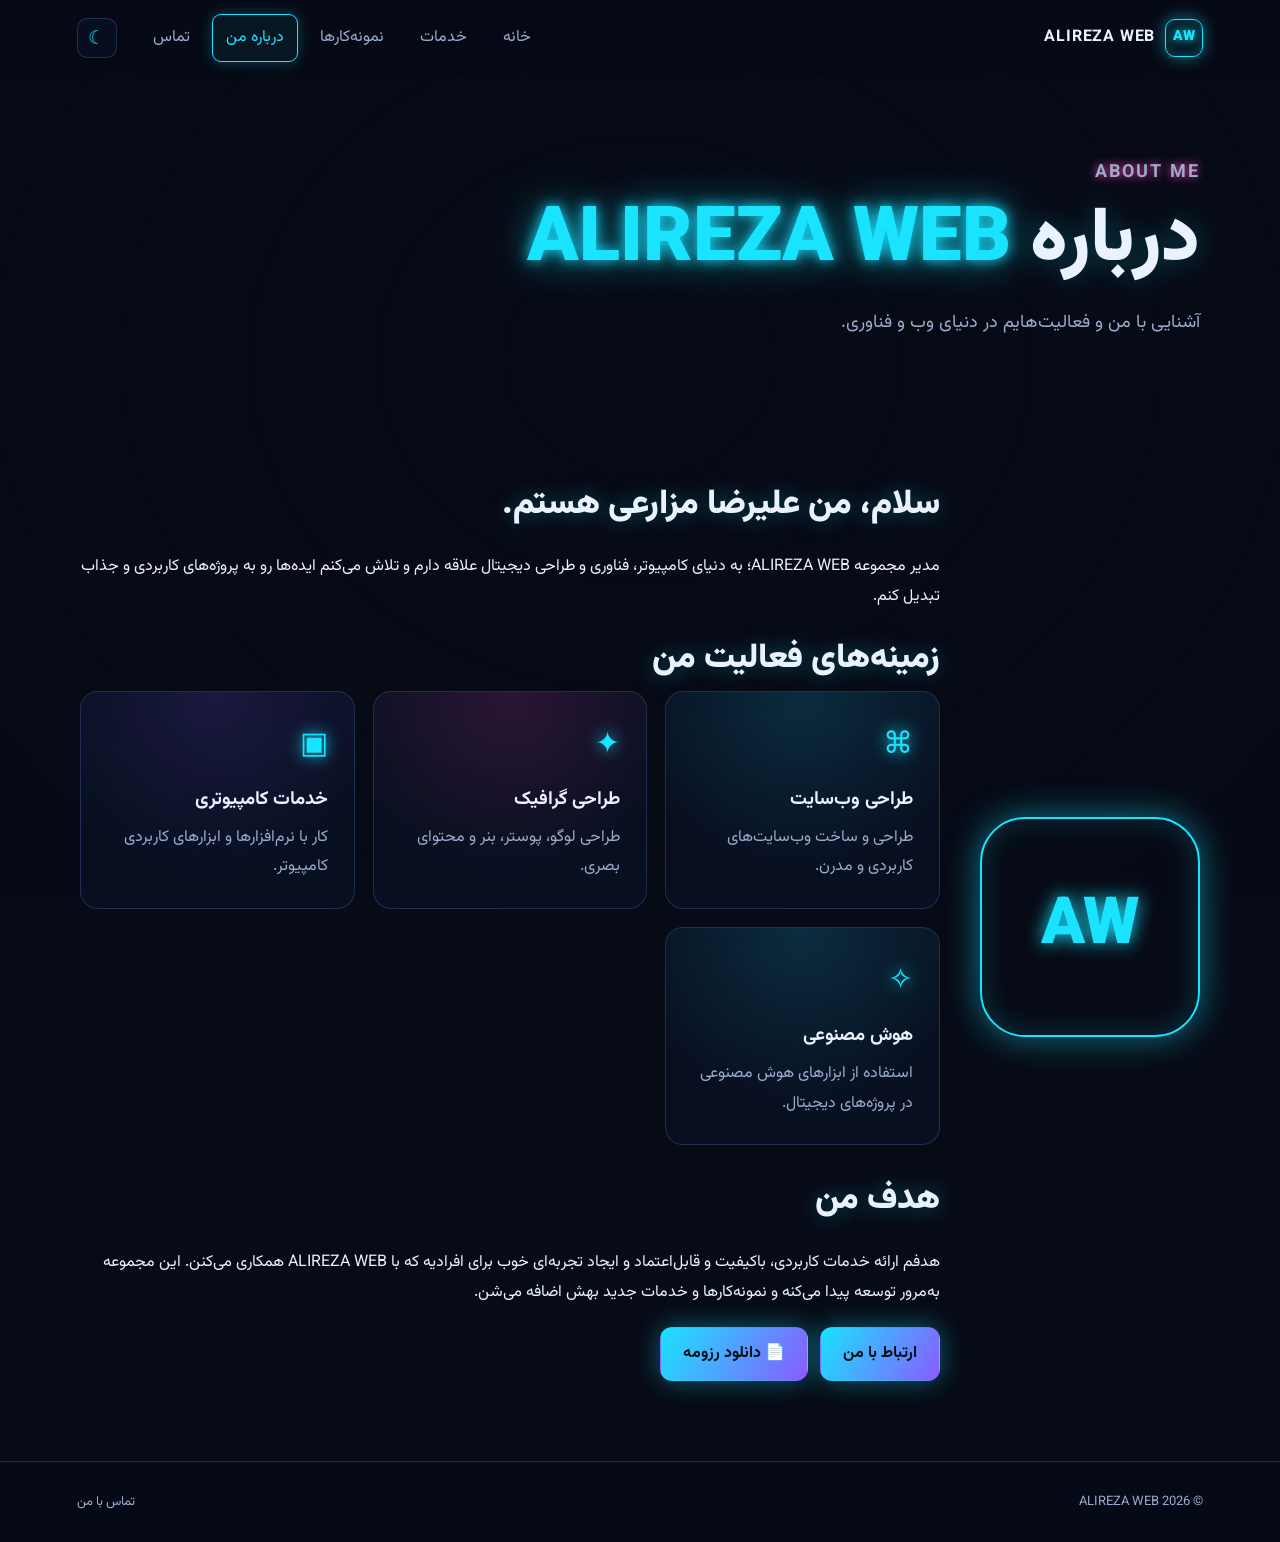
<file: about.html>
<!doctype html>
<html lang="fa" dir="rtl">
<head>
<meta charset="utf-8">
<meta name="viewport" content="width=device-width, initial-scale=1">
<meta name="description" content="درباره علیرضا مزارعی و مجموعه ALIREZA WEB">
<title>درباره من | ALIREZA WEB</title>
<link rel="stylesheet" href="style.css">
</head>
<body>

<header class="header" id="header">
  <a class="brand" href="index.html">
    <span>AW</span>
    <b>ALIREZA WEB</b>
  </a>

  <button class="icon-btn menu-btn" id="menuBtn"
  type="button" aria-label="باز کردن منو">☰</button>

  <nav class="nav" id="nav">
    <a href="index.html">خانه</a>
    <a href="services.html">خدمات</a>
    <a href="portfolio.html">نمونه‌کارها</a>
    <a class="active" href="about.html">درباره من</a>
    <a href="contact.html">تماس</a>
  </nav>

  <button class="icon-btn theme-btn" id="themeBtn"
  type="button" aria-label="تغییر حالت">☾</button>
</header>

<main>

  <section class="page-hero section">
    <p class="eyebrow">ABOUT ME</p>
    <h1>درباره <span>ALIREZA WEB</span></h1>
    <p>آشنایی با من و فعالیت‌هایم در دنیای وب و فناوری.</p>
  </section>

  <section class="section about-box">

    <div class="profile-mark">AW</div>

    <div>
      <h2>سلام، من علیرضا مزارعی هستم.</h2>

      <p>
        مدیر مجموعه ALIREZA WEB؛ به دنیای کامپیوتر،
        فناوری و طراحی دیجیتال علاقه دارم و تلاش می‌کنم
        ایده‌ها رو به پروژه‌های کاربردی و جذاب تبدیل کنم.
      </p>

      <h2>زمینه‌های فعالیت من</h2>

      <div class="cards">

        <article class="card">
          <span class="card-icon">⌘</span>
          <h3>طراحی وب‌سایت</h3>
          <p>طراحی و ساخت وب‌سایت‌های کاربردی و مدرن.</p>
        </article>

        <article class="card">
          <span class="card-icon">✦</span>
          <h3>طراحی گرافیک</h3>
          <p>طراحی لوگو، پوستر، بنر و محتوای بصری.</p>
        </article>

        <article class="card">
          <span class="card-icon">▣</span>
          <h3>خدمات کامپیوتری</h3>
          <p>کار با نرم‌افزارها و ابزارهای کاربردی کامپیوتر.</p>
        </article>

        <article class="card">
          <span class="card-icon">✧</span>
          <h3>هوش مصنوعی</h3>
          <p>استفاده از ابزارهای هوش مصنوعی در پروژه‌های دیجیتال.</p>
        </article>

      </div>

      <div style="margin-top:24px;">
        <h2>هدف من</h2>

        <p>
          هدفم ارائه خدمات کاربردی، باکیفیت و قابل‌اعتماد
          و ایجاد تجربه‌ای خوب برای افرادیه که با ALIREZA WEB
          همکاری می‌کنن. این مجموعه به‌مرور توسعه پیدا می‌کنه
          و نمونه‌کارها و خدمات جدید بهش اضافه می‌شن.
        </p>
      </div>

      <div style="display:flex;flex-wrap:wrap;gap:12px;margin-top:20px;">

        <a class="btn primary" href="contact.html">
          ارتباط با من
        </a>

        <a
          class="btn primary"
          href="https://github.com/Alireza-web-office/Alireza-web/raw/refs/heads/main/%D8%B1%D8%B2%D9%88%D9%85%D9%87%20%D8%B9%D9%84%DB%8C%D8%B1%D8%B6%D8%A7%20%D9%85%D8%B2%D8%A7%D8%B1%D8%B9%DB%8C.pdf"
          download>
          📄 دانلود رزومه
        </a>

      </div>
    </div>

  </section>

</main>

<footer class="footer">
  <span>© 2026 ALIREZA WEB</span>
  <a href="contact.html">تماس با من</a>
</footer>

<button class="top-btn" id="topBtn"
type="button" aria-label="بازگشت به بالا">↑</button>

<script src="script.js"></script>
</body>
</html>
</file>
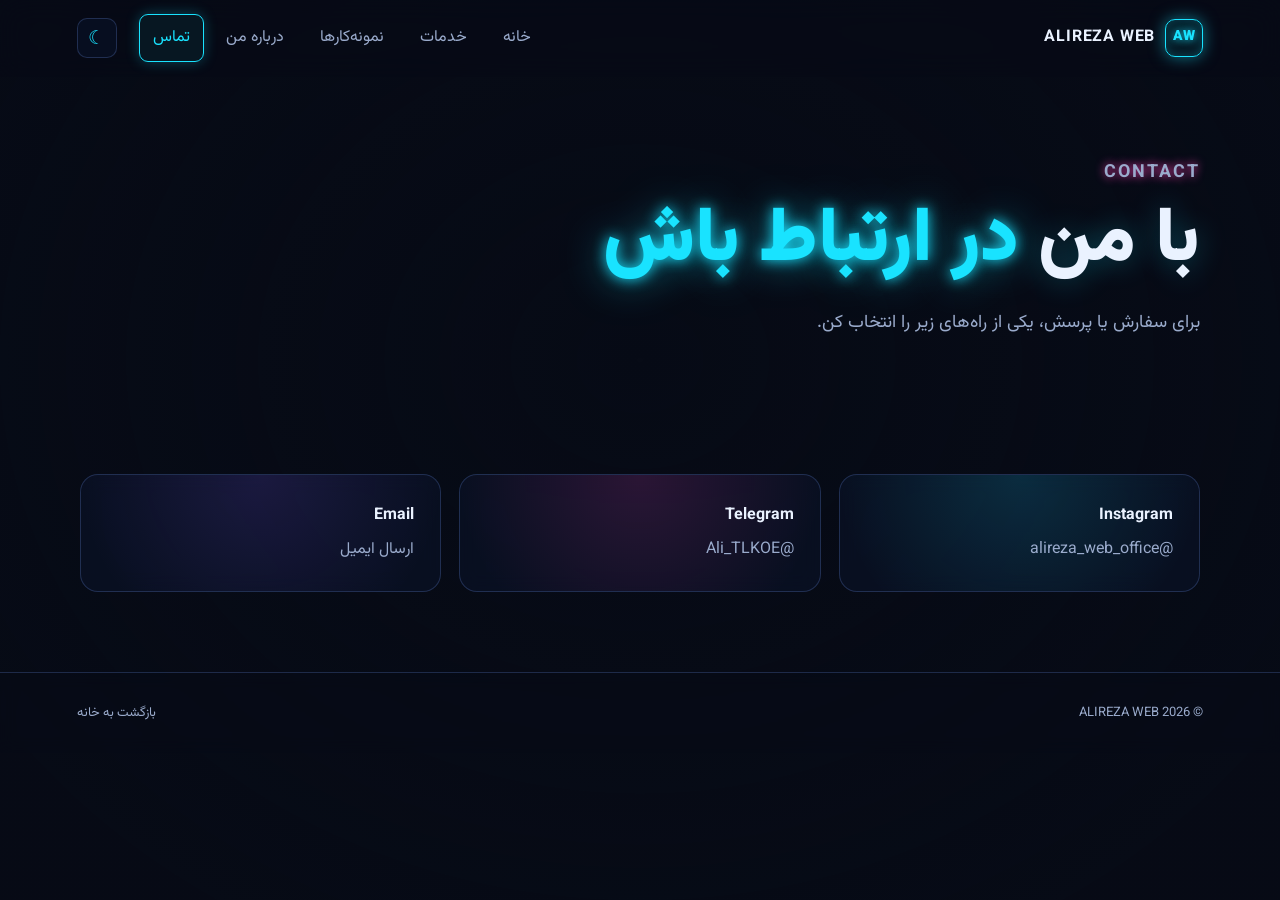
<file: contact.html>
<!doctype html><html lang="fa" dir="rtl"><head>
<meta charset="utf-8"><meta name="viewport" content="width=device-width, initial-scale=1">
<title>تماس | ALIREZA WEB</title><link rel="stylesheet" href="style.css"></head><body>
<header class="header" id="header"><a class="brand" href="index.html"><span>AW</span><b>ALIREZA WEB</b></a><button class="icon-btn menu-btn" id="menuBtn">☰</button><nav class="nav" id="nav"><a href="index.html">خانه</a><a href="services.html">خدمات</a><a href="portfolio.html">نمونه‌کارها</a><a href="about.html">درباره من</a><a class="active" href="contact.html">تماس</a></nav><button class="icon-btn theme-btn" id="themeBtn">☾</button></header>
<main><section class="page-hero section"><p class="eyebrow">CONTACT</p><h1>با من <span>در ارتباط باش</span></h1><p>برای سفارش یا پرسش، یکی از راه‌های زیر را انتخاب کن.</p></section>
<section class="section contact-grid">
<a class="contact-card card" href="https://instagram.com/alireza_web_office" target="_blank" rel="noopener"><b>Instagram</b><span>@alireza_web_office</span></a>
<a class="contact-card card" href="https://t.me/Ali_TLKOE" target="_blank" rel="noopener"><b>Telegram</b><span>@Ali_TLKOE</span></a>
<a class="contact-card card" href="mailto:alirezazarei13992@gmail.com"><b>Email</b><span>ارسال ایمیل</span></a>
</section></main><footer class="footer"><span>© 2026 ALIREZA WEB</span><a href="index.html">بازگشت به خانه</a></footer><button class="top-btn" id="topBtn">↑</button><script src="script.js"></script></body></html>
</file>
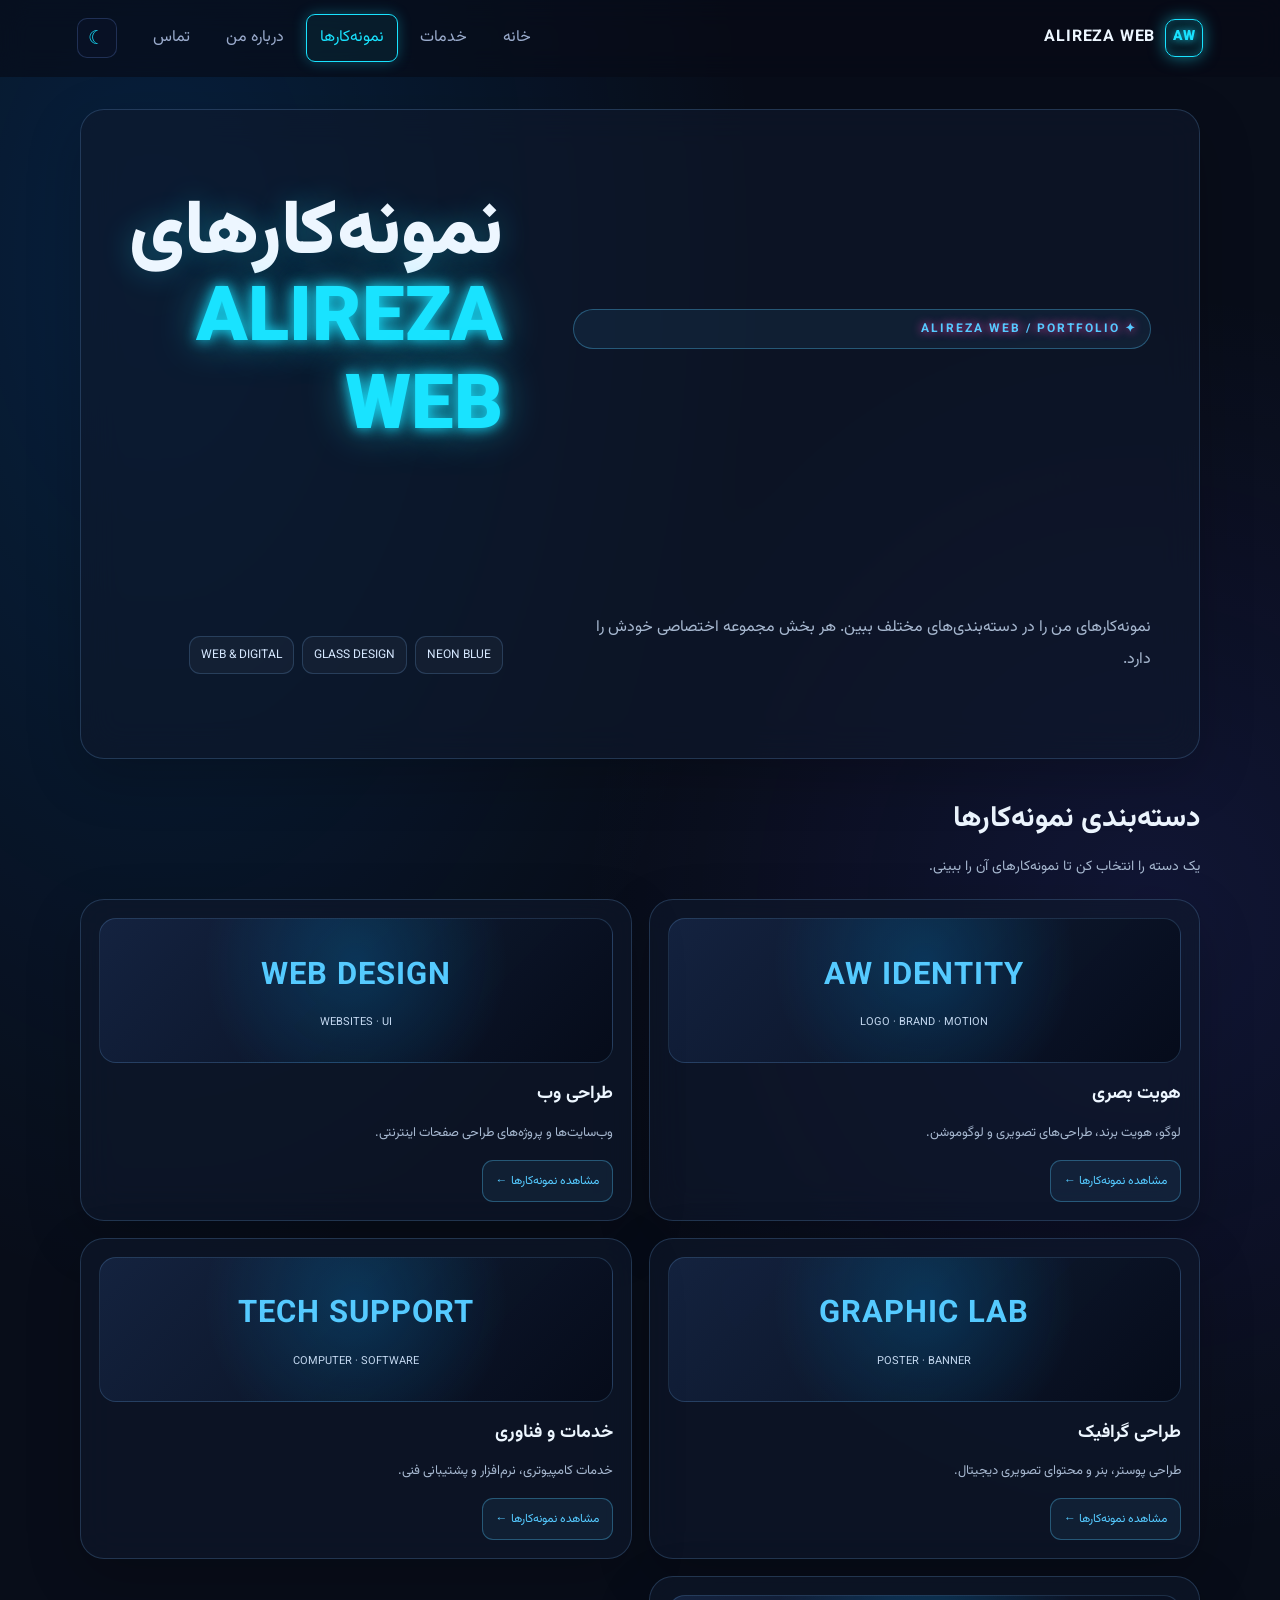
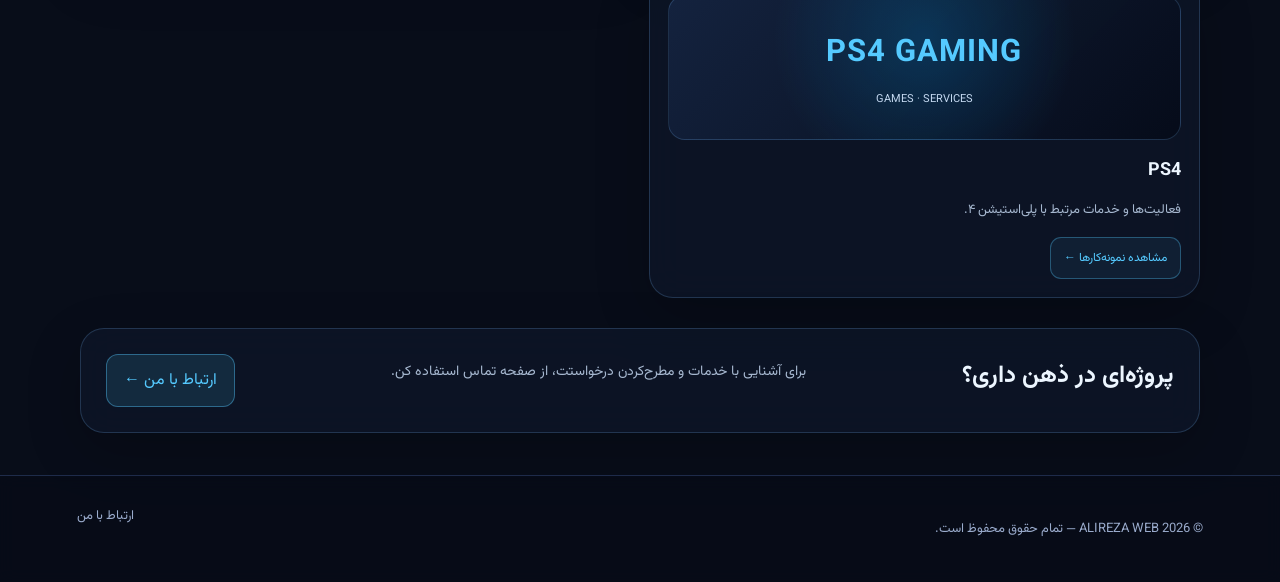
<file: portfolio.html>
<!doctype html>
<html lang="fa" dir="rtl">
<head>
<meta charset="utf-8">
<meta name="viewport" content="width=device-width, initial-scale=1">
<meta name="theme-color" content="#080d19">
<meta name="description" content="نمونه‌کارهای ALIREZA WEB در هویت بصری، طراحی وب، گرافیک، فناوری و PS4.">
<title>نمونه‌کارها | ALIREZA WEB</title>
<link rel="stylesheet" href="style.css">

<style>
:root {
    --pb: #55caff;
    --pt: #edf6ff;
    --pm: #a7b8d0;
    --bd: rgba(125,190,255,.2);
    --gl: rgba(15,25,45,.62);
}

body {
    background:
        radial-gradient(ellipse at 12% 12%,rgba(0,136,255,.16),transparent 38%),
        radial-gradient(ellipse at 90% 42%,rgba(82,80,255,.12),transparent 35%),
        #080d19;
    color: var(--pt);
}

[hidden] {
    display: none !important;
}

.portfolio-page {
    width: min(1120px,92%);
    margin: auto;
}

.glass {
    background: var(--gl);
    border: 1px solid var(--bd);
    border-radius: 24px;
    box-shadow: 0 18px 55px #0003;
    backdrop-filter: blur(18px);
    -webkit-backdrop-filter: blur(18px);
}

.hero {
    margin: 32px 0 28px;
    padding: clamp(24px,5vw,48px);
}

.eyebrow,
.pill {
    display: inline-flex;
    padding: 8px 13px;
    border: 1px solid #55caff55;
    border-radius: 999px;
    background: #55caff12;
    color: var(--pb);
    font-size: 12px;
}

h1 {
    font-size: clamp(28px,5vw,44px);
    line-height: 1.55;
    margin: 20px 0 12px;
}

h1 span {
    color: var(--pb);
}

.hero p,
.heading p,
.category p,
.work p,
.note,
.cta p {
    color: var(--pm);
    line-height: 2;
}

.hero p {
    max-width: 720px;
    margin: 0;
}

.tags {
    display: flex;
    flex-wrap: wrap;
    gap: 8px;
    margin-top: 22px;
}

.tags span {
    padding: 7px 11px;
    border: 1px solid var(--bd);
    border-radius: 11px;
    background: #ffffff09;
    font-size: 12px;
    color: #d6e8ff;
}

.heading {
    margin: 34px 0 18px;
}

.heading h2 {
    font-size: clamp(22px,3vw,29px);
    margin: 0 0 7px;
}

.heading p {
    margin: 0;
    font-size: 14px;
}

.categories,
.works {
    display: grid;
    grid-template-columns: repeat(2,minmax(0,1fr));
    gap: 17px;
}

.category {
    display: block;
    padding: 18px;
    text-decoration: none;
    color: inherit;
    transition: .22s;
    overflow: hidden;
}

.category:hover {
    transform: translateY(-4px);
    border-color: #55caff99;
}

.art {
    display: flex;
    min-height: 145px;
    align-items: center;
    justify-content: center;
    flex-direction: column;
    gap: 8px;
    border: 1px solid #7dbeff30;
    border-radius: 17px;
    background:
        radial-gradient(circle at 50% 30%,#00aaff33,transparent 55%),
        linear-gradient(135deg,#162543e6,#060c1af2);
    text-align: center;
    color: var(--pb);
    margin-bottom: 15px;
}

.art strong {
    font-size: clamp(23px,4vw,31px);
    letter-spacing: 1px;
}

.art span {
    font-size: 11px;
    color: #c4d8f0;
}

.category h3,
.work h3 {
    font-size: 18px;
    margin: 8px 0;
}

.category p,
.work p {
    font-size: 13px;
    margin: 0;
}

.open {
    display: inline-flex;
    margin-top: 14px;
    padding: 9px 13px;
    border: 1px solid #55caff55;
    border-radius: 11px;
    background: #55caff12;
    color: var(--pb);
    font-size: 12px;
}

.detail-top {
    display: flex;
    align-items: center;
    justify-content: space-between;
    gap: 12px;
    flex-wrap: wrap;
    margin: 32px 0 18px;
}

.back {
    padding: 10px 14px;
    border: 1px solid var(--bd);
    border-radius: 12px;
    color: var(--pb);
    text-decoration: none;
    background: #55caff10;
}

.work {
    padding: 16px;
    overflow: hidden;
}

.work .art {
    min-height: 170px;
}

.portfolio-image,
.video {
    display: block;
    width: 100%;
    max-height: 420px;
    object-fit: contain;
    background: #050914;
    border: 1px solid var(--bd);
    border-radius: 15px;
    margin-bottom: 13px;
}

.video {
    max-height: 360px;
}

.work details {
    margin-top: 13px;
    padding-top: 12px;
    border-top: 1px solid var(--bd);
}

.work summary {
    cursor: pointer;
    color: var(--pb);
    font-size: 13px;
}

.work details p {
    margin-top: 8px;
    font-size: 12px;
}

.note {
    padding: 16px 19px;
    margin: 25px 0;
    font-size: 13px;
}

.cta {
    padding: 25px;
    margin: 30px 0 42px;
    text-align: center;
}

.cta h2 {
    margin: 0 0 8px;
}

.cta p {
    margin: 0 auto 17px;
    max-width: 600px;
    font-size: 14px;
}

.cta a {
    display: inline-flex;
    padding: 11px 17px;
    border-radius: 12px;
    background: #55caff1f;
    border: 1px solid #55caff66;
    color: var(--pb);
    text-decoration: none;
}

@media(max-width:650px) {
    .categories,
    .works {
        grid-template-columns: minmax(0,1fr);
    }

    .hero {
        margin-top: 22px;
        padding: 24px 19px;
    }

    .art {
        min-height: 130px;
    }
}

@media(prefers-reduced-motion:reduce) {
    .category {
        transition: none;
    }
}

/* اصلاح منوی موبایل: پس‌زمینه مشکی و کاملاً مات */
@media (max-width: 768px) {
    .header .nav,
    .header .nav.active,
    .header .nav.open,
    .header .nav.show,
    .header .nav.opened {
        background: #080d19 !important;
        background-color: #080d19 !important;
        background-image: none !important;
        opacity: 1 !important;
        -webkit-backdrop-filter: none !important;
        backdrop-filter: none !important;
        isolation: isolate;
        z-index: 9999 !important;
    }

    .header .nav a {
        background-color: #080d19 !important;
        opacity: 1 !important;
    }
}
</style>
</head>

<body>
<header class="header" id="header">
    <a class="brand" href="index.html">
        <span>AW</span>
        <b>ALIREZA WEB</b>
    </a>

    <button class="icon-btn menu-btn" id="menuBtn"
        type="button" aria-label="باز کردن منو"
        aria-controls="nav" aria-expanded="false">☰</button>

    <nav class="nav" id="nav">
        <a href="index.html">خانه</a>
        <a href="services.html">خدمات</a>
        <a class="active" href="portfolio.html" aria-current="page">نمونه‌کارها</a>
        <a href="about.html">درباره من</a>
        <a href="contact.html">تماس</a>
    </nav>

    <button class="icon-btn theme-btn" id="themeBtn"
        type="button" aria-label="تغییر حالت">☾</button>
</header>

<main class="portfolio-page">
    <section class="hero glass" id="homeHero">
        <span class="eyebrow">✦ ALIREZA WEB / PORTFOLIO</span>
        <h1>نمونه‌کارهای <span>ALIREZA WEB</span></h1>
        <p>
            نمونه‌کارهای من را در دسته‌بندی‌های مختلف ببین.
            هر بخش مجموعه اختصاصی خودش را دارد.
        </p>
        <div class="tags">
            <span>NEON BLUE</span>
            <span>GLASS DESIGN</span>
            <span>WEB & DIGITAL</span>
        </div>
    </section>

    <section id="categoryHome">
        <div class="heading">
            <h2>دسته‌بندی نمونه‌کارها</h2>
            <p>یک دسته را انتخاب کن تا نمونه‌کارهای آن را ببینی.</p>
        </div>

        <div class="categories">
            <a class="category glass" href="portfolio.html?category=identity">
                <div class="art">
                    <strong>AW IDENTITY</strong>
                    <span>LOGO · BRAND · MOTION</span>
                </div>
                <h3>هویت بصری</h3>
                <p>لوگو، هویت برند، طراحی‌های تصویری و لوگوموشن.</p>
                <span class="open">مشاهده نمونه‌کارها ←</span>
            </a>

            <a class="category glass" href="portfolio.html?category=web">
                <div class="art">
                    <strong>WEB DESIGN</strong>
                    <span>WEBSITES · UI</span>
                </div>
                <h3>طراحی وب</h3>
                <p>وب‌سایت‌ها و پروژه‌های طراحی صفحات اینترنتی.</p>
                <span class="open">مشاهده نمونه‌کارها ←</span>
            </a>

            <a class="category glass" href="portfolio.html?category=graphic">
                <div class="art">
                    <strong>GRAPHIC LAB</strong>
                    <span>POSTER · BANNER</span>
                </div>
                <h3>طراحی گرافیک</h3>
                <p>طراحی پوستر، بنر و محتوای تصویری دیجیتال.</p>
                <span class="open">مشاهده نمونه‌کارها ←</span>
            </a>

            <a class="category glass" href="portfolio.html?category=tech">
                <div class="art">
                    <strong>TECH SUPPORT</strong>
                    <span>COMPUTER · SOFTWARE</span>
                </div>
                <h3>خدمات و فناوری</h3>
                <p>خدمات کامپیوتری، نرم‌افزار و پشتیبانی فنی.</p>
                <span class="open">مشاهده نمونه‌کارها ←</span>
            </a>

            <a class="category glass" href="portfolio.html?category=ps4">
                <div class="art">
                    <strong>PS4 GAMING</strong>
                    <span>GAMES · SERVICES</span>
                </div>
                <h3>PS4</h3>
                <p>فعالیت‌ها و خدمات مرتبط با پلی‌استیشن ۴.</p>
                <span class="open">مشاهده نمونه‌کارها ←</span>
            </a>
        </div>
    </section>

    <section id="categoryDetail" hidden>
        <div class="detail-top">
            <div class="heading" style="margin:0">
                <h2 id="detailTitle">نمونه‌کارها</h2>
                <p id="detailDescription"></p>
            </div>
            <a class="back" href="portfolio.html">← بازگشت به همه دسته‌ها</a>
        </div>
        <div class="works" id="detailGrid"></div>
    </section>

    <section class="cta glass">
        <h2>پروژه‌ای در ذهن داری؟</h2>
        <p>
            برای آشنایی با خدمات و مطرح‌کردن درخواستت،
            از صفحه تماس استفاده کن.
        </p>
        <a href="contact.html">ارتباط با من ←</a>
    </section>
</main>

<footer class="footer">
    <p>© 2026 ALIREZA WEB — تمام حقوق محفوظ است.</p>
    <a href="contact.html">ارتباط با من</a>
</footer>

<button id="topBtn" class="top-btn" type="button"
    aria-label="بازگشت به بالای صفحه">↑</button>

<script src="script.js"></script>

<script>
(() => {
"use strict";

const data = {
    identity: {
        title: "هویت بصری",
        desc: "نمونه‌کارهای تصویری و ویدیویی هویت بصری ALIREZA WEB.",
        items: [
            {
                title: "نمونه‌کار تصویری",
                tag: "هویت بصری",
                image: "file_00000000b4708246b1103e74c6e236e7.png",
                desc: "نمونه‌کار تصویری ALIREZA WEB.",
                detail: "نمونه‌کار تصویری در مجموعه هویت بصری."
            },
            {
                title: "لوگوموشن ALIREZA WEB",
                tag: "لوگوموشن",
                video: "logo-motion.mp4",
                desc: "نمایش متحرک لوگوی ALIREZA WEB.",
                detail: "ویدیوی لوگوموشن برند ALIREZA WEB."
            }
        ]
    },

    web: {
        title: "طراحی وب",
        desc: "پروژه‌های وب و طراحی صفحات دیجیتال.",
        items: [
            {
                title: "وب‌سایت ALIREZA WEB",
                tag: "طراحی وب",
                art: "ALIREZA WEB",
                sub: "WEB DESIGN · DIGITAL",
                desc: "وب‌سایت معرفی خدمات دیجیتال با طراحی تیره و جزئیات نئونی آبی.",
                detail: "شامل صفحه خانه، خدمات، درباره من، تماس و نمونه‌کارها.",
                link: "index.html"
            }
        ]
    },

    graphic: {
        title: "طراحی گرافیک",
        desc: "مجموعه طراحی‌های گرافیکی و محتوای دیجیتال.",
        items: [
            {
                title: "طراحی پوستر",
                tag: "پوستر",
                art: "POSTER DESIGN",
                sub: "CREATIVE · DIGITAL",
                desc: "بخش اختصاصی نمایش نمونه‌کارهای پوستر.",
                detail: "با آماده‌شدن نمونه‌های واقعی، تصاویر این بخش اضافه می‌شوند."
            },
            {
                title: "طراحی بنر تبلیغاتی",
                tag: "بنر",
                art: "BANNER DESIGN",
                sub: "PROMO · SOCIAL",
                desc: "طرح‌های تبلیغاتی و محتوای تصویری شبکه‌های اجتماعی.",
                detail: "این قسمت برای نمایش طرح‌های نهایی آماده است."
            }
        ]
    },

    tech: {
        title: "خدمات و فناوری",
        desc: "فعالیت‌های فنی، کامپیوتری و نرم‌افزاری.",
        items: [
            {
                title: "خدمات کامپیوتری و نرم‌افزاری",
                tag: "فناوری",
                art: "TECH SUPPORT",
                sub: "COMPUTER · SOFTWARE",
                desc: "معرفی خدمات نصب نرم‌افزار و پشتیبانی فنی.",
                detail: "نمونه‌های تصویری این بخش در آینده قابل اضافه‌شدن هستند."
            }
        ]
    },

    ps4: {
        title: "PS4",
        desc: "مجموعه فعالیت‌ها و خدمات مرتبط با پلی‌استیشن ۴.",
        items: [
            {
                title: "خدمات و فعالیت‌های PS4",
                tag: "PS4 Gaming",
                art: "PS4",
                sub: "GAMING SERVICES",
                desc: "بخش اختصاصی خدمات و محتوای مرتبط با PS4.",
                detail: "تصاویر و توضیحات نمونه‌کارهای PS4 را می‌توان به این قسمت اضافه کرد."
            }
        ]
    }
};

const params = new URLSearchParams(window.location.search);
const key = params.get("category");
const item = data[key];

if (!item) {
    return;
}

document.getElementById("homeHero").hidden = true;
document.getElementById("categoryHome").hidden = true;
document.getElementById("categoryDetail").hidden = false;
document.title = item.title + " | نمونه‌کارها | ALIREZA WEB";
document.getElementById("detailTitle").textContent = item.title;
document.getElementById("detailDescription").textContent = item.desc;

const grid = document.getElementById("detailGrid");

item.items.forEach((x) => {
    const card = document.createElement("article");
    card.className = "work glass";
    let visual;

    if (x.video) {
        const video = document.createElement("video");
        video.className = "video";
        video.controls = true;
        video.autoplay = true;
        video.muted = true;
        video.loop = true;
        video.playsInline = true;
        video.preload = "metadata";
        video.setAttribute("aria-label", x.title);

        const source = document.createElement("source");
        source.src = x.video;
        source.type = "video/mp4";
        video.appendChild(source);
        visual = video;

    } else if (x.image) {
        const image = document.createElement("img");
        image.className = "portfolio-image";
        image.src = x.image;
        image.alt = x.title;
        image.loading = "lazy";
        visual = image;

    } else {
        const art = document.createElement("div");
        art.className = "art";

        const strong = document.createElement("strong");
        strong.textContent = x.art || "";

        const span = document.createElement("span");
        span.textContent = x.sub || "";

        art.appendChild(strong);
        art.appendChild(span);
        visual = art;
    }

    const pill = document.createElement("span");
    pill.className = "pill";
    pill.textContent = x.tag;

    const title = document.createElement("h3");
    title.textContent = x.title;

    const description = document.createElement("p");
    description.textContent = x.desc;

    card.appendChild(visual);
    card.appendChild(pill);
    card.appendChild(title);
    card.appendChild(description);

    if (x.detail) {
        const details = document.createElement("details");
        const summary = document.createElement("summary");
        summary.textContent = "جزئیات";

        const detailText = document.createElement("p");
        detailText.textContent = x.detail;

        details.appendChild(summary);
        details.appendChild(detailText);
        card.appendChild(details);
    }

    if (x.link) {
        const link = document.createElement("a");
        link.className = "open";
        link.href = x.link;
        link.textContent = "مشاهده وب‌سایت ←";
        card.appendChild(link);
    }

    grid.appendChild(card);
});
})();
</script>
</body>
</html>
</file>
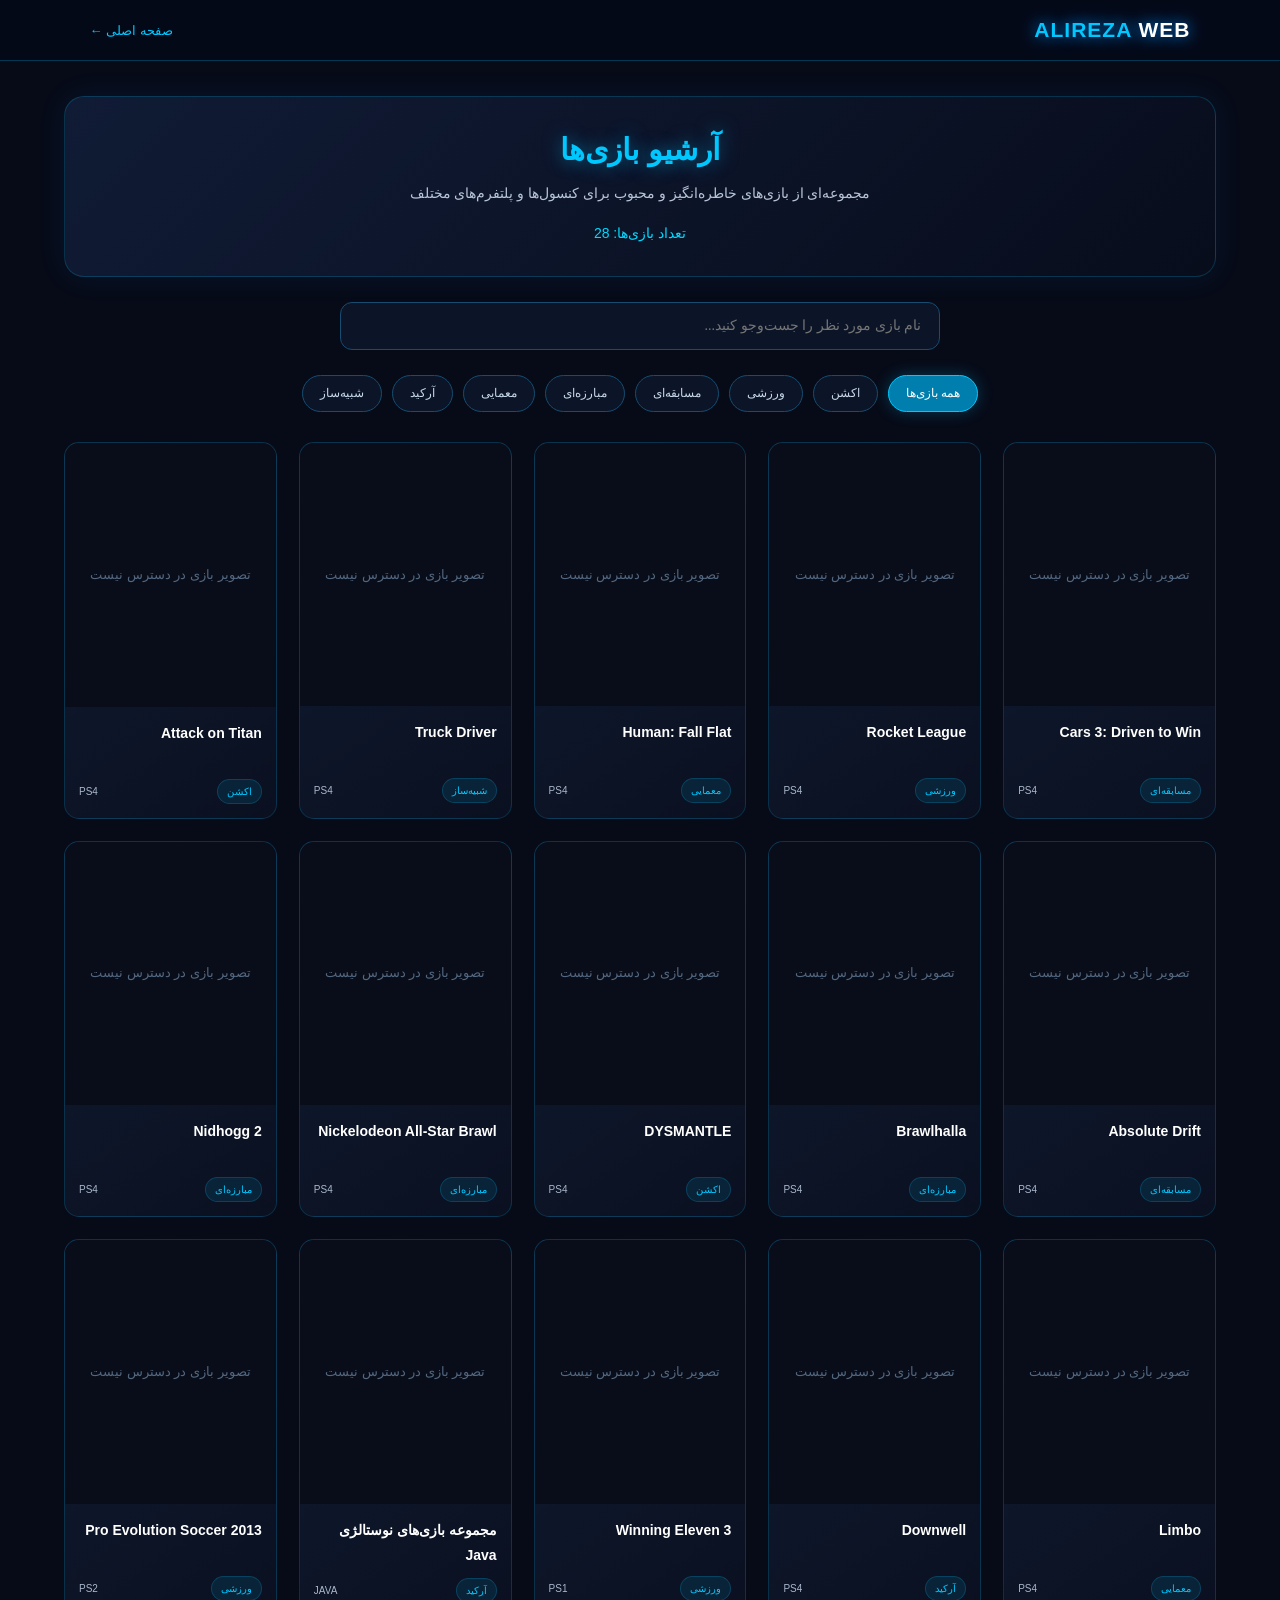
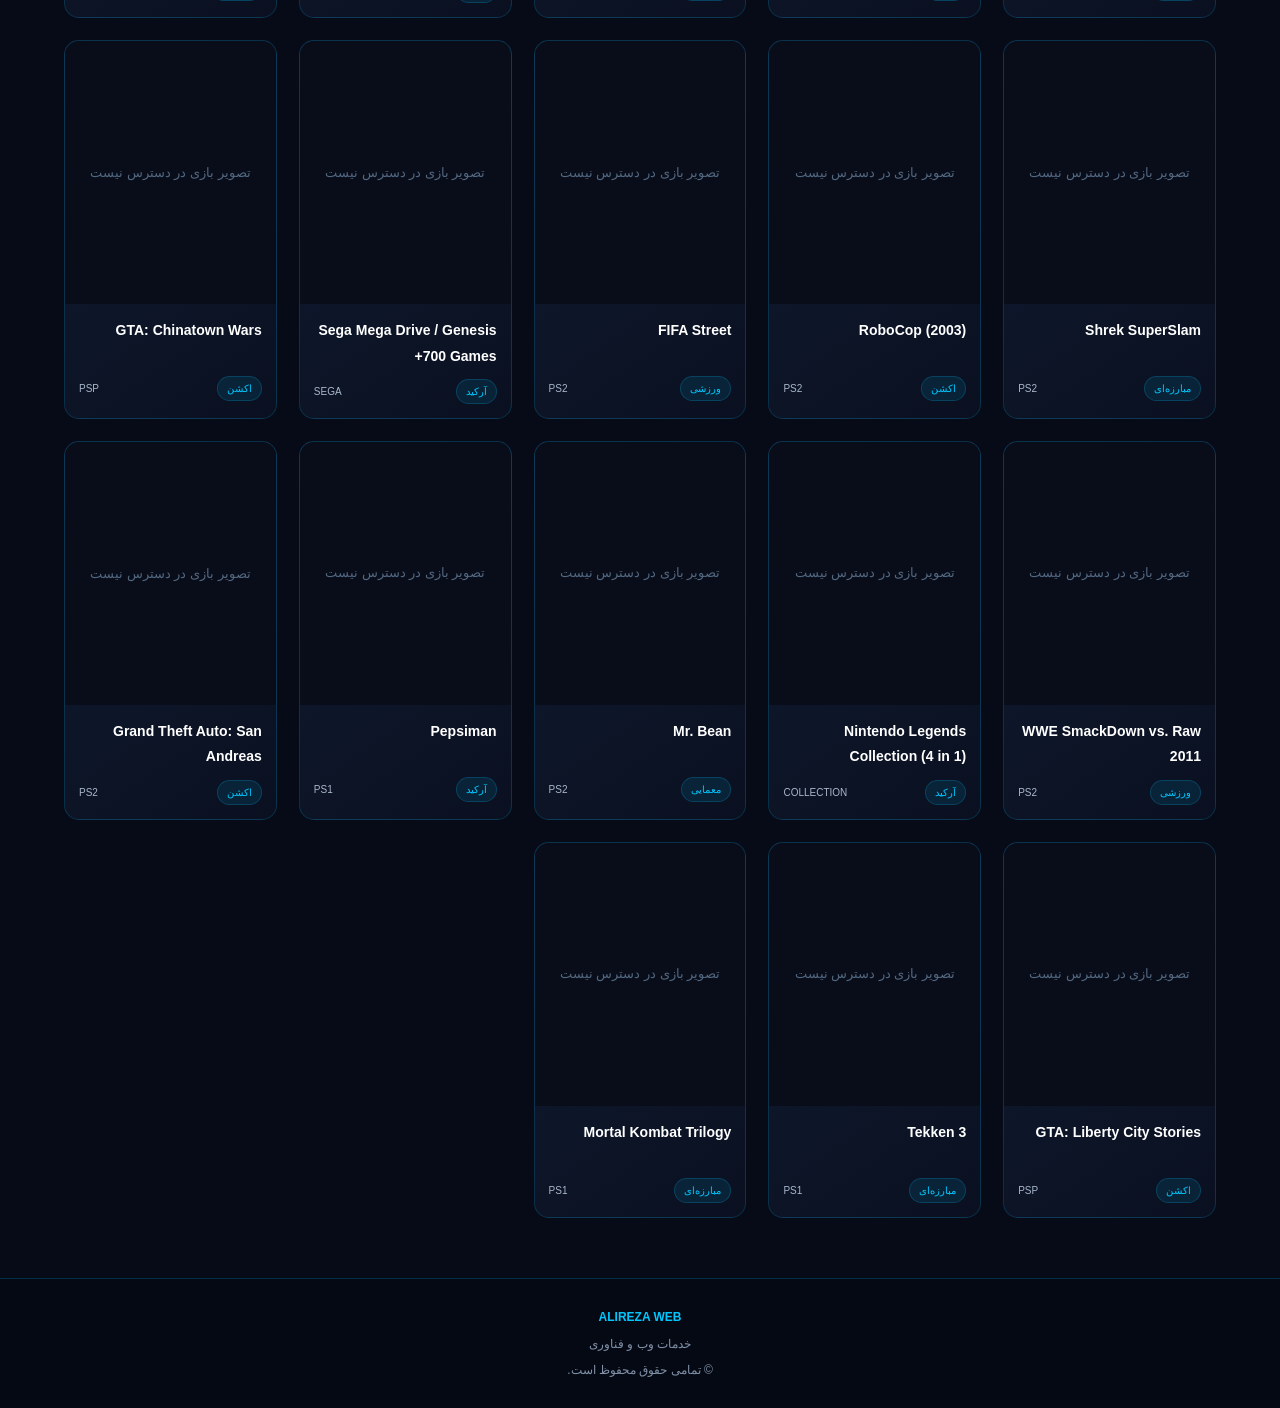
<file: ps4-archive.html>
<!DOCTYPE html>
<html lang="fa" dir="rtl">
<head>
<meta charset="UTF-8">
<meta name="viewport" content="width=device-width, initial-scale=1.0">
<meta name="theme-color" content="#070b18">
<meta name="description" content="آرشیو بازی‌های ALIREZA WEB">
<title>آرشیو بازی‌ها | ALIREZA WEB</title>

<style>
*{margin:0;padding:0;box-sizing:border-box}

body{
    font-family:Tahoma,Arial,sans-serif;
    background:#070b18;
    color:#fff;
    min-height:100vh;
}

header{
    position:sticky;
    top:0;
    z-index:100;
    background:rgba(5,10,25,.92);
    backdrop-filter:blur(14px);
    border-bottom:1px solid rgba(0,195,255,.25);
    padding:18px 7%;
    display:flex;
    align-items:center;
    justify-content:space-between;
    gap:15px;
}

.logo{
    color:#00c8ff;
    font-size:21px;
    font-weight:bold;
    letter-spacing:1px;
    text-shadow:0 0 15px #008cff;
}

.logo span{color:white}

.header-link{
    color:#00c8ff;
    text-decoration:none;
    font-size:13px;
}

.container{
    width:90%;
    max-width:1250px;
    margin:35px auto;
}

.hero{
    text-align:center;
    padding:35px 15px;
    margin-bottom:25px;
    border:1px solid rgba(0,195,255,.2);
    border-radius:20px;
    background:linear-gradient(135deg,#101b35,#080d1c);
    box-shadow:0 0 30px rgba(0,150,255,.08);
}

.hero h1{
    font-size:30px;
    color:#00c8ff;
    text-shadow:0 0 18px rgba(0,195,255,.5);
    margin-bottom:12px;
}

.hero p{
    color:#b8c5d9;
    font-size:14px;
    line-height:2;
}

.counter{
    margin-top:18px;
    color:#00d9ff;
    font-size:14px;
}

.search-box{
    margin:25px auto;
    max-width:600px;
}

.search-box input{
    width:100%;
    padding:15px 18px;
    border-radius:12px;
    border:1px solid #174b70;
    outline:none;
    background:#0c1528;
    color:white;
    font-family:Tahoma;
    font-size:14px;
}

.search-box input:focus{
    border-color:#00c8ff;
    box-shadow:0 0 15px rgba(0,195,255,.2);
}

.filters{
    display:flex;
    flex-wrap:wrap;
    justify-content:center;
    gap:10px;
    margin-bottom:30px;
}

.filter-btn{
    padding:10px 17px;
    border-radius:30px;
    border:1px solid #164c70;
    background:#0c1528;
    color:#c8d8eb;
    cursor:pointer;
    font-family:Tahoma;
    font-size:12px;
    transition:.3s;
}

.filter-btn:hover,
.filter-btn.active{
    background:#007eae;
    color:white;
    border-color:#00c8ff;
    box-shadow:0 0 15px rgba(0,195,255,.25);
}

.games-grid{
    display:grid;
    grid-template-columns:repeat(auto-fill,minmax(190px,1fr));
    gap:22px;
}

.game-card{
    background:linear-gradient(145deg,#111d34,#0a1020);
    border:1px solid rgba(0,195,255,.18);
    border-radius:15px;
    overflow:hidden;
    transition:.3s;
    min-width:0;
}

.game-card:hover{
    transform:translateY(-6px);
    border-color:#00c8ff;
    box-shadow:0 8px 25px rgba(0,150,255,.15);
}

.poster{
    width:100%;
    aspect-ratio:4/5;
    background:#080d19;
    display:flex;
    align-items:center;
    justify-content:center;
    padding:10px;
    overflow:hidden;
}

.poster img{
    width:100%;
    height:100%;
    object-fit:contain;
}

.no-image{
    color:#526780;
    font-size:13px;
    text-align:center;
    line-height:2;
}

.game-info{padding:14px}

.game-info h3{
    font-size:14px;
    line-height:1.8;
    min-height:48px;
    color:#fff;
    margin-bottom:10px;
}

.tags{
    display:flex;
    align-items:center;
    justify-content:space-between;
    gap:7px;
}

.tag{
    font-size:10px;
    padding:6px 9px;
    border-radius:20px;
    background:rgba(0,195,255,.1);
    color:#00c8ff;
    border:1px solid rgba(0,195,255,.2);
}

.platform{
    color:#aab8cc;
    font-size:10px;
}

.empty{
    display:none;
    text-align:center;
    padding:45px 10px;
    color:#aab8cc;
}

footer{
    margin-top:60px;
    padding:25px 15px;
    text-align:center;
    background:#050914;
    border-top:1px solid rgba(0,195,255,.2);
    color:#8292a9;
    font-size:12px;
    line-height:2.2;
}

footer strong{color:#00c8ff}

@media(max-width:600px){
    header{padding:15px 5%}
    .logo{font-size:17px}
    .container{width:92%}
    .hero h1{font-size:23px}
    .games-grid{
        grid-template-columns:repeat(2,minmax(0,1fr));
        gap:13px;
    }
    .game-info{padding:10px}
    .game-info h3{font-size:12px}
}
</style>
</head>

<body>

<header>
    <div class="logo">ALIREZA <span>WEB</span></div>
    <a class="header-link" href="index.html">صفحه اصلی ←</a>
</header>

<main class="container">

<section class="hero">
    <h1>آرشیو بازی‌ها</h1>
    <p>
        مجموعه‌ای از بازی‌های خاطره‌انگیز و محبوب
        برای کنسول‌ها و پلتفرم‌های مختلف
    </p>
    <div class="counter">
        تعداد بازی‌ها: <span id="gameCount">28</span>
    </div>
</section>

<div class="search-box">
    <input
        type="search"
        id="searchInput"
        placeholder="نام بازی مورد نظر را جست‌وجو کنید..."
    >
</div>

<div class="filters">
    <button class="filter-btn active" data-category="all">همه بازی‌ها</button>
    <button class="filter-btn" data-category="اکشن">اکشن</button>
    <button class="filter-btn" data-category="ورزشی">ورزشی</button>
    <button class="filter-btn" data-category="مسابقه‌ای">مسابقه‌ای</button>
    <button class="filter-btn" data-category="مبارزه‌ای">مبارزه‌ای</button>
    <button class="filter-btn" data-category="معمایی">معمایی</button>
    <button class="filter-btn" data-category="آرکید">آرکید</button>
    <button class="filter-btn" data-category="شبیه‌ساز">شبیه‌ساز</button>
</div>

<section class="games-grid" id="gamesGrid"></section>

<div class="empty" id="emptyMessage">
    بازی مورد نظر پیدا نشد!
</div>

</main>

<footer>
    <strong>ALIREZA WEB</strong><br>
    خدمات وب و فناوری<br>
    © تمامی حقوق محفوظ است.
</footer>

<script>

const games = [

{
name:"Cars 3: Driven to Win",
category:"مسابقه‌ای",
platform:"PS4",
image:"https://images.launchbox-app.com/56a319cf-8307-47ad-87e6-ed0155d1fbf1.png"
},

{
name:"Rocket League",
category:"ورزشی",
platform:"PS4",
image:"https://upload.wikimedia.org/wikipedia/commons/e/e0/Rocket_League_coverart.jpg"
},

{
name:"Human: Fall Flat",
category:"معمایی",
platform:"PS4",
image:"https://cdn.cloudflare.steamstatic.com/steam/apps/477160/header.jpg"
},

{
name:"Truck Driver",
category:"شبیه‌ساز",
platform:"PS4",
image:"https://vgdl.ir/wp-content/uploads/2021/06/Truck-Driver.jpg"
},

{
name:"Attack on Titan",
category:"اکشن",
platform:"PS4",
image:"https://cdn.cloudflare.steamstatic.com/steam/apps/449800/header.jpg"
},

{
name:"Absolute Drift",
category:"مسابقه‌ای",
platform:"PS4",
image:"https://cdn.cloudflare.steamstatic.com/steam/apps/320140/header.jpg"
},

{
name:"Brawlhalla",
category:"مبارزه‌ای",
platform:"PS4",
image:"https://cdn.cloudflare.steamstatic.com/steam/apps/291550/header.jpg"
},

{
name:"DYSMANTLE",
category:"اکشن",
platform:"PS4",
image:"https://cdn.cloudflare.steamstatic.com/steam/apps/846770/header.jpg"
},

{
name:"Nickelodeon All-Star Brawl",
category:"مبارزه‌ای",
platform:"PS4",
image:"https://cdn.cloudflare.steamstatic.com/steam/apps/1414850/header.jpg"
},

{
name:"Nidhogg 2",
category:"مبارزه‌ای",
platform:"PS4",
image:"https://cdn.cloudflare.steamstatic.com/steam/apps/535520/header.jpg"
},

{
name:"Limbo",
category:"معمایی",
platform:"PS4",
image:"https://cdn.akamai.steamstatic.com/steam/apps/48000/header.jpg"
},

{
name:"Downwell",
category:"آرکید",
platform:"PS4",
image:"https://cdn.cloudflare.steamstatic.com/steam/apps/360740/header.jpg"
},

{
name:"Winning Eleven 3",
category:"ورزشی",
platform:"PS1",
image:"https://psxdatacenter.com/images/covers/J/W/SLPM-86086/SLPM-86086-F-ALL.jpg"
},

{
name:"مجموعه بازی‌های نوستالژی Java",
category:"آرکید",
platform:"JAVA",
image:"https://articles-img.sftcdn.net/t_article_cover_xl/auto-mapping-folder/sites/2/2010/08/javagames.jpg"
},

{
name:"Pro Evolution Soccer 2013",
category:"ورزشی",
platform:"PS2",
image:"https://psxdatacenter.com/psx2/images2/covers/SLES-55666/SLES-55666-F-ALL.jpg"
},

{
name:"Shrek SuperSlam",
category:"مبارزه‌ای",
platform:"PS2",
image:"https://images.launchbox-app.com/f892c0c7-82e6-4a1e-a409-38b50401e6e5.jpg"
},

{
name:"RoboCop (2003)",
category:"اکشن",
platform:"PS2",
image:"https://images.launchbox-app.com/24103e3c-1801-45de-a1fe-3fe43bda44ff.png"
},

{
name:"FIFA Street",
category:"ورزشی",
platform:"PS2",
image:"https://images.launchbox-app.com/0dca269c-bf8d-4345-b489-f0c1b1444dca.jpg"
},

{
name:"Sega Mega Drive / Genesis +700 Games",
category:"آرکید",
platform:"SEGA",
image:"https://images.launchbox-app.com/47f0457b-20d2-4c91-b8a1-af849d9879e1.png"
},

{
name:"GTA: Chinatown Wars",
category:"اکشن",
platform:"PSP",
image:"https://images.launchbox-app.com/ee437ed9-6036-495a-9d92-c4fbad01e609.jpg"
},

{
name:"WWE SmackDown vs. Raw 2011",
category:"ورزشی",
platform:"PS2",
image:"https://images.launchbox-app.com/ba322471-1e23-47e2-afad-699e9482aacf.jpg"
},

{
name:"Nintendo Legends Collection (4 in 1)",
category:"آرکید",
platform:"COLLECTION",
image:"https://www.mariowiki.com/images/2/26/4_in_1_Nintendo_CHN_cover.png"
},

{
name:"Mr. Bean",
category:"معمایی",
platform:"PS2",
image:"https://images.launchbox-app.com/28665a1d-f41e-46ed-a16f-9d53a2facefa.jpg"
},

{
name:"Pepsiman",
category:"آرکید",
platform:"PS1",
image:"https://images.launchbox-app.com/aa61e452-65f0-4319-ab68-c9bab9678393.jpg"
},

{
name:"Grand Theft Auto: San Andreas",
category:"اکشن",
platform:"PS2",
image:"https://images.launchbox-app.com/56b5479a-bba5-43d6-b458-0fcd00bf10ba.png"
},

{
name:"GTA: Liberty City Stories",
category:"اکشن",
platform:"PSP",
image:"https://images.launchbox-app.com/6828c5ad-5cb0-4b1c-b899-620e51268427.jpg"
},

{
name:"Tekken 3",
category:"مبارزه‌ای",
platform:"PS1",
image:"https://images.launchbox-app.com/6044b892-aa53-4f9b-bdc1-f90268c02321.jpg"
},

{
name:"Mortal Kombat Trilogy",
category:"مبارزه‌ای",
platform:"PS1",
image:"https://images.launchbox-app.com/d2cc3568-2c0e-4ffb-b3d1-fbcf7e6e4806.jpg"
}

];

const grid = document.getElementById("gamesGrid");
const searchInput = document.getElementById("searchInput");
const count = document.getElementById("gameCount");
const emptyMessage = document.getElementById("emptyMessage");

let selectedCategory = "all";

function renderGames(){

    const searchText = searchInput.value.trim().toLowerCase();

    const filteredGames = games.filter(game => {

        const matchesSearch =
            game.name.toLowerCase().includes(searchText) ||
            game.category.toLowerCase().includes(searchText) ||
            game.platform.toLowerCase().includes(searchText);

        const matchesCategory =
            selectedCategory === "all" ||
            game.category === selectedCategory;

        return matchesSearch && matchesCategory;
    });

    grid.innerHTML = "";

    filteredGames.forEach(game => {

        const card = document.createElement("article");
        card.className = "game-card";

        const poster = document.createElement("div");
        poster.className = "poster";

        const img = document.createElement("img");
        img.src = game.image;
        img.alt = game.name;
        img.loading = "lazy";

        img.onerror = function(){
            poster.innerHTML =
                '<div class="no-image">تصویر بازی در دسترس نیست</div>';
        };

        poster.appendChild(img);

        const info = document.createElement("div");
        info.className = "game-info";

        const title = document.createElement("h3");
        title.textContent = game.name;

        const tags = document.createElement("div");
        tags.className = "tags";

        const category = document.createElement("span");
        category.className = "tag";
        category.textContent = game.category;

        const platform = document.createElement("span");
        platform.className = "platform";
        platform.textContent = game.platform;

        tags.appendChild(category);
        tags.appendChild(platform);

        info.appendChild(title);
        info.appendChild(tags);

        card.appendChild(poster);
        card.appendChild(info);

        grid.appendChild(card);
    });

    count.textContent = filteredGames.length;

    emptyMessage.style.display =
        filteredGames.length === 0 ? "block" : "none";
}

document.querySelectorAll(".filter-btn").forEach(button => {

    button.addEventListener("click", function(){

        document.querySelectorAll(".filter-btn").forEach(btn => {
            btn.classList.remove("active");
        });

        this.classList.add("active");
        selectedCategory = this.dataset.category;

        renderGames();
    });
});

searchInput.addEventListener("input", renderGames);

renderGames();

</script>

</body>
</html>
</file>
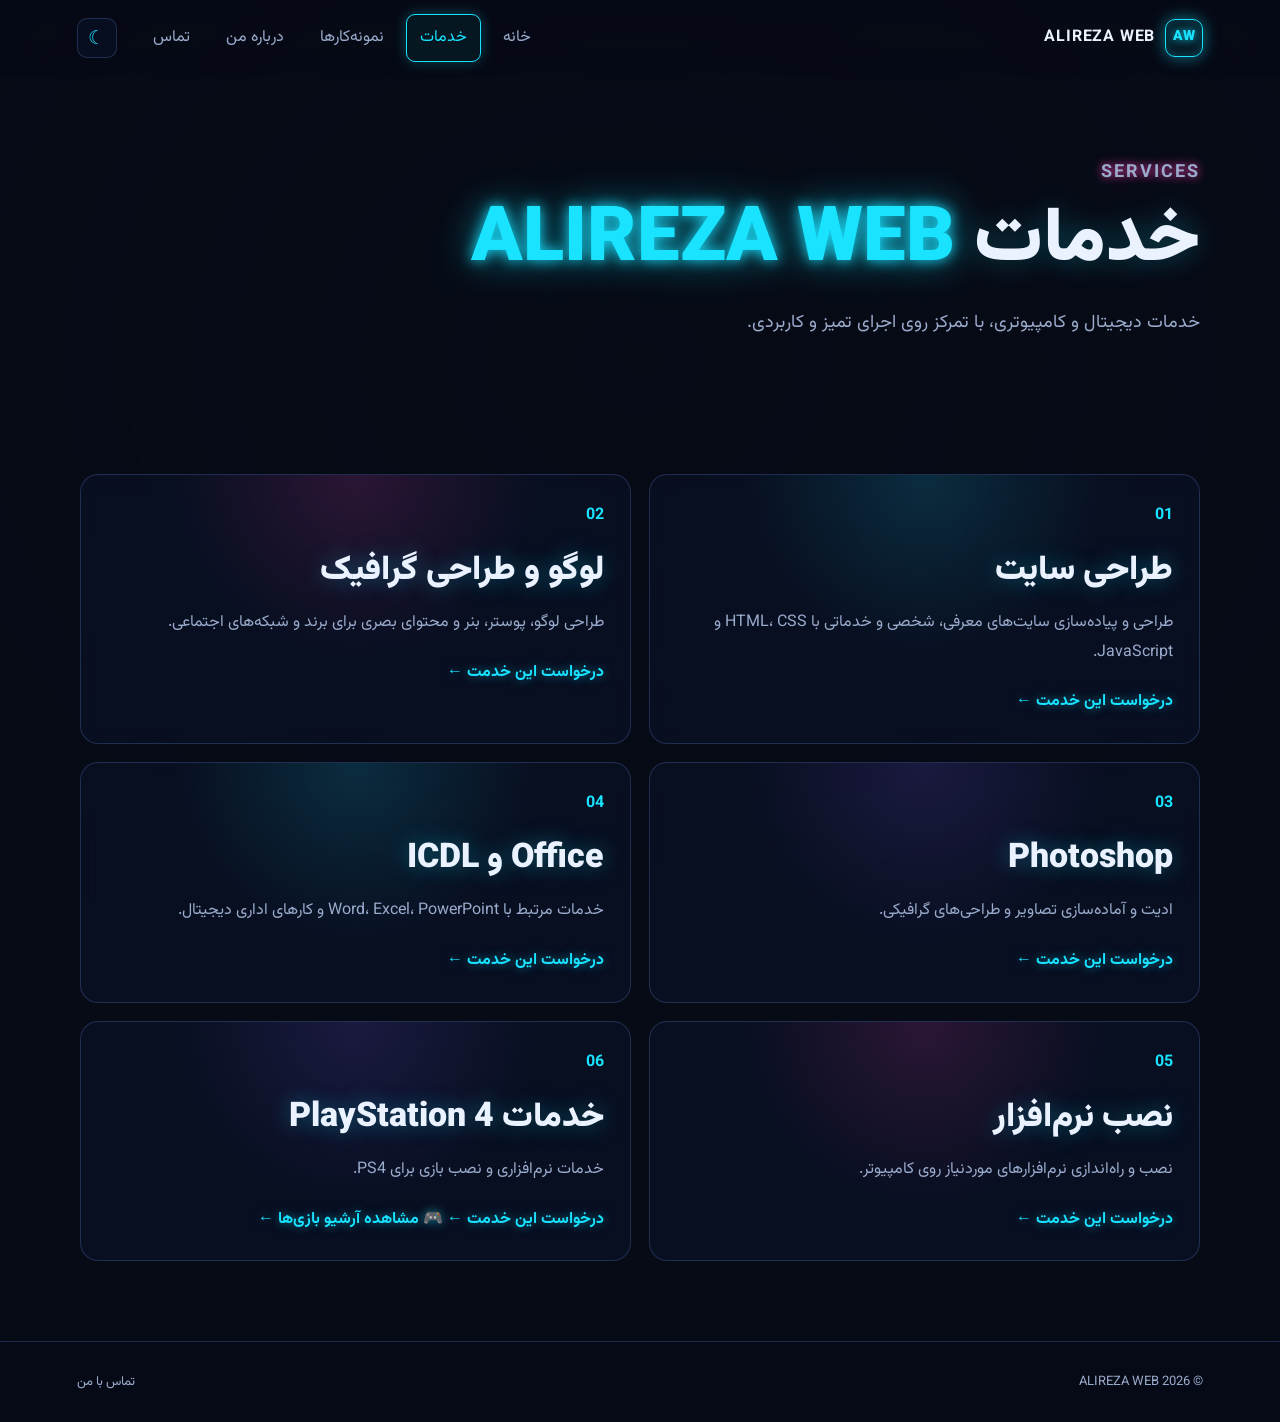
<file: services.html>
<!doctype html>
<html lang="fa" dir="rtl">
<head>
<meta charset="utf-8">
<meta name="viewport" content="width=device-width, initial-scale=1">
<title>خدمات | ALIREZA WEB</title>
<link rel="stylesheet" href="style.css">
</head>
<body>

<header class="header" id="header">
<a class="brand" href="index.html"><span>AW</span><b>ALIREZA WEB</b></a>
<button class="icon-btn menu-btn" id="menuBtn">☰</button>
<nav class="nav" id="nav">
<a href="index.html">خانه</a>
<a class="active" href="services.html">خدمات</a>
<a href="portfolio.html">نمونه‌کارها</a>
<a href="about.html">درباره من</a>
<a href="contact.html">تماس</a>
</nav>
<button class="icon-btn theme-btn" id="themeBtn">☾</button>
</header>

<main>
<section class="page-hero section">
<p class="eyebrow">SERVICES</p>
<h1>خدمات <span>ALIREZA WEB</span></h1>
<p>خدمات دیجیتال و کامپیوتری، با تمرکز روی اجرای تمیز و کاربردی.</p>
</section>

<section class="section">
<div class="service-grid">

<article class="service card">
<b>01</b>
<h2>طراحی سایت</h2>
<p>طراحی و پیاده‌سازی سایت‌های معرفی، شخصی و خدماتی با HTML، CSS و JavaScript.</p>
<a class="text-link" href="contact.html">درخواست این خدمت ←</a>
</article>

<article class="service card">
<b>02</b>
<h2>لوگو و طراحی گرافیک</h2>
<p>طراحی لوگو، پوستر، بنر و محتوای بصری برای برند و شبکه‌های اجتماعی.</p>
<a class="text-link" href="contact.html">درخواست این خدمت ←</a>
</article>

<article class="service card">
<b>03</b>
<h2>Photoshop</h2>
<p>ادیت و آماده‌سازی تصاویر و طراحی‌های گرافیکی.</p>
<a class="text-link" href="contact.html">درخواست این خدمت ←</a>
</article>

<article class="service card">
<b>04</b>
<h2>Office و ICDL</h2>
<p>خدمات مرتبط با Word، Excel، PowerPoint و کارهای اداری دیجیتال.</p>
<a class="text-link" href="contact.html">درخواست این خدمت ←</a>
</article>

<article class="service card">
<b>05</b>
<h2>نصب نرم‌افزار</h2>
<p>نصب و راه‌اندازی نرم‌افزارهای موردنیاز روی کامپیوتر.</p>
<a class="text-link" href="contact.html">درخواست این خدمت ←</a>
</article>

<article class="service card">
<b>06</b>
<h2>خدمات PlayStation 4</h2>
<p>خدمات نرم‌افزاری و نصب بازی برای PS4.</p>
<a class="text-link" href="contact.html">درخواست این خدمت ←</a>
<a class="text-link" href="ps4-archive.html">🎮 مشاهده آرشیو بازی‌ها ←</a>
</article>

</div>
</section>
</main>

<footer class="footer">
<span>© 2026 ALIREZA WEB</span>
<a href="contact.html">تماس با من</a>
</footer>

<button class="top-btn" id="topBtn">↑</button>
<script src="script.js"></script>
</body>
</html>
</file>
<file: style.css>
@import url('https://fonts.googleapis.com/css2?family=Vazirmatn:wght@400;700;900&display=swap');

/* ===== رنگ‌ها ===== */
:root {
  --bg: #070b16;
  --panel: rgba(12,20,42,.58);
  --panel2: rgba(22,34,68,.62);
  --text: #eaf2ff;
  --muted: #9aabcc;
  --line: rgba(120,160,255,.22);
  --accent: #19e3ff;
  --accent2: #7df0ff;
  --pink: #ff3fb4;
  --violet: #8a5bff;
  --shadow: 0 18px 60px #0009;
  color-scheme: dark;
}

.light {
  --bg: #f4f7fa;
  --panel: rgba(255,255,255,.88);
  --panel2: #eef3f7;
  --text: #101820;
  --muted: #5d6a76;
  --line: #d8e0e7;
  --accent: #0089a8;
  --accent2: #0a6f8a;
  --pink: #c0157f;
  --violet: #5b3fd0;
  --shadow: 0 18px 50px #0f203018;
  color-scheme: light;
  background: var(--bg);
}

* {
  box-sizing: border-box;
}

html {
  scroll-behavior: smooth;
  background: var(--bg);
}

html:has(body.light) {
  background: #f4f7fa;
}

body {
  margin: 0;
  color: var(--text);
  font-family: "Vazirmatn", Tahoma, Arial, sans-serif;
  line-height: 1.85;
  overflow-x: hidden;
}

a {
  text-decoration: none;
  color: inherit;
}

:focus-visible {
  outline: 2px solid var(--accent);
  outline-offset: 3px;
}

/* ===== پس‌زمینه سه‌بعدی ===== */
#nbg {
  position: fixed;
  inset: 0;
  width: 100%;
  height: 100%;
  display: block;
  pointer-events: none;
  z-index: -3;
}

#nbg-glow {
  position: fixed;
  inset: 0;
  width: 100%;
  height: 100%;
  display: block;
  pointer-events: none;
  z-index: -2;
  filter: blur(9px) brightness(1.7) saturate(1.4);
  mix-blend-mode: screen;
  opacity: .9;
}

body::before {
  content: "";
  position: fixed;
  inset: 0;
  z-index: -1;
  pointer-events: none;
  background: radial-gradient(
    ellipse at 50% 40%,
    rgba(7,11,22,0) 0,
    rgba(7,11,22,.55) 85%
  );
}

body.light::before,
body.light #nbg,
body.light #nbg-glow {
  display: none;
}

#pg {
  position: fixed;
  top: 0;
  inset-inline: 0;
  height: 3px;
  z-index: 30;
  transform-origin: right;
  transform: scaleX(0);
  background: linear-gradient(90deg,var(--accent),var(--pink));
  box-shadow: 0 0 12px var(--accent);
}

/* ===== هدر ===== */
.header {
  position: sticky;
  top: 0;
  z-index: 10;
  display: flex;
  align-items: center;
  gap: 22px;
  padding: 14px 6%;
  background: rgba(7,11,22,.62);
  backdrop-filter: blur(14px);
  -webkit-backdrop-filter: blur(14px);
  border-bottom: 1px solid transparent;
  transition: .25s;
}

.header.scrolled {
  border-color: var(--line);
  box-shadow: 0 8px 30px rgba(25,227,255,.07);
}

.light .header {
  background: rgba(244,247,250,.9);
}

.brand {
  display: flex;
  align-items: center;
  gap: 10px;
  margin-left: auto;
}

.brand span,
.profile-mark,
.aw {
  display: grid;
  place-items: center;
  font-weight: 900;
}

.brand span {
  width: 38px;
  height: 38px;
  border-radius: 10px;
  font-size: 14px;
  color: var(--accent);
  border: 1.5px solid var(--accent);
  background: rgba(25,227,255,.07);
  box-shadow:
    0 0 16px rgba(25,227,255,.5),
    inset 0 0 10px rgba(25,227,255,.22);
  text-shadow: 0 0 8px var(--accent);
}

.brand b {
  letter-spacing: .8px;
}

.nav {
  display: flex;
  gap: 8px;
}

.nav a {
  padding: 8px 13px;
  color: var(--muted);
  border-radius: 9px;
  border: 1px solid transparent;
  transition: .2s;
}

.nav a:hover,
.nav a.active {
  color: var(--accent);
  border-color: var(--accent);
  background: rgba(25,227,255,.06);
  box-shadow: 0 0 14px rgba(25,227,255,.28);
}

.icon-btn {
  border: 1px solid var(--line);
  background: var(--panel);
  color: var(--accent);
  border-radius: 10px;
  width: 40px;
  height: 40px;
  cursor: pointer;
  font-size: 19px;
  transition: .2s;
}

.icon-btn:hover {
  border-color: var(--accent);
  box-shadow: 0 0 14px rgba(25,227,255,.4);
}

.menu-btn {
  display: none;
}

/* ===== چیدمان ===== */
.section {
  width: min(1120px,88%);
  margin: auto;
  padding: 80px 0;
}

.hero {
  min-height: 650px;
  display: grid;
  grid-template-columns: 1.25fr .75fr;
  align-items: center;
  gap: 70px;
}

.eyebrow {
  color: var(--pink);
  font-size: 12px;
  font-weight: bold;
  letter-spacing: 2px;
  margin: 0 0 8px;
  text-shadow: 0 0 10px var(--pink);
}

.hi {
  margin: 0 0 6px;
  min-height: 1.8em;
  font-weight: 700;
  font-size: clamp(1.05rem,4vw,1.4rem);
  color: var(--pink);
  text-shadow:
    0 0 14px var(--pink),
    0 0 34px rgba(255,63,180,.5);
}

.hi::after {
  content: "";
  display: inline-block;
  width: .12em;
  height: 1em;
  margin-inline-start: .25em;
  vertical-align: -.12em;
  background: var(--pink);
  box-shadow: 0 0 10px var(--pink);
  animation: nblink 1s steps(1) infinite;
}

@keyframes nblink {
  50% { opacity: 0; }
}

.hero h1,
.page-hero h1 {
  font-size: clamp(40px,6vw,76px);
  line-height: 1.15;
  margin: 0 0 22px;
  font-weight: 900;
  text-shadow: 0 0 30px rgba(25,227,255,.3);
}

.hero h1 span,
.page-hero h1 span {
  color: var(--accent);
  text-shadow:
    0 0 14px var(--accent),
    0 0 42px rgba(25,227,255,.6);
}

.lead,
.page-hero p {
  color: var(--muted);
  max-width: 650px;
  font-size: 18px;
}

.actions {
  display: flex;
  gap: 12px;
  flex-wrap: wrap;
  margin-top: 28px;
}

/* ===== دکمه‌ها ===== */
.btn {
  display: inline-flex;
  justify-content: center;
  align-items: center;
  padding: 11px 22px;
  border-radius: 12px;
  font-weight: bold;
  border: 1.5px solid var(--accent);
  color: var(--accent);
  background: transparent;
  box-shadow:
    0 0 18px rgba(25,227,255,.22),
    inset 0 0 14px rgba(25,227,255,.07);
  transition: .2s;
  cursor: pointer;
  font-family: inherit;
}

.btn:hover {
  transform: translateY(-2px);
  background: var(--accent);
  color: #041018;
}

.primary {
  background: linear-gradient(120deg,var(--accent),var(--violet));
  color: #041018;
  border-color: transparent;
  box-shadow: 0 0 26px rgba(25,227,255,.4);
}

.primary:hover {
  box-shadow: 0 0 42px rgba(138,91,255,.7);
  background: linear-gradient(120deg,var(--accent),var(--violet));
  color: #041018;
}

.ghost {
  background: var(--panel);
}

/* ===== کارت معرفی ===== */
.hero-card {
  height: 360px;
  border: 1px solid var(--line);
  border-radius: 28px;
  background: var(--panel);
  backdrop-filter: blur(10px);
  -webkit-backdrop-filter: blur(10px);
  display: grid;
  place-items: center;
  position: relative;
  overflow: hidden;
  box-shadow: var(--shadow),0 0 40px rgba(25,227,255,.12);
}

.hero-card .aw {
  width: 160px;
  height: 160px;
  border-radius: 38px;
  font-size: 58px;
  color: var(--accent);
  border: 2px solid var(--accent);
  box-shadow:
    0 0 30px rgba(25,227,255,.5),
    inset 0 0 26px rgba(25,227,255,.2);
  text-shadow: 0 0 18px var(--accent);
}

.hero-card p {
  position: absolute;
  bottom: 38px;
  margin: 0;
  font-weight: bold;
  letter-spacing: 3px;
}

.hero-card small {
  position: absolute;
  bottom: 15px;
  color: var(--muted);
}

.scan {
  position: absolute;
  width: 100%;
  height: 1px;
  background: var(--pink);
  box-shadow: 0 0 15px var(--pink);
  animation: scan 4s linear infinite;
}

@keyframes scan {
  0% { top: 0; }
  100% { top: 100%; }
}

/* ===== عنوان بخش‌ها ===== */
.section-head {
  display: flex;
  justify-content: space-between;
  align-items: end;
  margin-bottom: 28px;
}

.section h2 {
  font-size: 34px;
  margin: 0;
  font-weight: 900;
  text-shadow: 0 0 22px rgba(25,227,255,.35);
  animation: nflick 6s infinite;
}

@keyframes nflick {
  0%,92%,100% { opacity: 1; }
  93% { opacity: .55; }
  95% { opacity: 1; }
  97% { opacity: .7; }
}

.text-link {
  color: var(--accent);
  font-weight: bold;
  text-shadow: 0 0 10px rgba(25,227,255,.5);
}

/* ===== کارت‌ها ===== */
.cards,
.service-grid,
.portfolio-grid,
.contact-grid {
  display: grid;
  grid-template-columns: repeat(3,1fr);
  gap: 18px;
}

.card {
  position: relative;
  overflow: hidden;
  background: var(--panel);
  backdrop-filter: blur(10px);
  -webkit-backdrop-filter: blur(10px);
  border: 1px solid var(--line);
  border-radius: 18px;
  padding: 26px;
  transition:
    transform .25s,
    border-color .25s,
    box-shadow .25s;
}

.card::before {
  content: "";
  position: absolute;
  inset: 0;
  pointer-events: none;
  background: radial-gradient(
    260px circle at var(--mx,50%) var(--my,0%),
    var(--accent),
    transparent 70%
  );
  opacity: .14;
  transition: opacity .25s;
}

.card > * {
  position: relative;
}

.card:hover {
  transform: translateY(-5px);
  border-color: var(--accent);
  box-shadow: 0 0 28px rgba(25,227,255,.28);
}

.card:hover::before {
  opacity: .38;
}

.card:nth-child(3n+2):hover {
  border-color: var(--pink);
  box-shadow: 0 0 28px rgba(255,63,180,.28);
}

.card:nth-child(3n+2)::before {
  background: radial-gradient(
    260px circle at var(--mx,50%) var(--my,0%),
    var(--pink),
    transparent 70%
  );
}

.card:nth-child(3n):hover {
  border-color: var(--violet);
  box-shadow: 0 0 28px rgba(138,91,255,.32);
}

.card:nth-child(3n)::before {
  background: radial-gradient(
    260px circle at var(--mx,50%) var(--my,0%),
    var(--violet),
    transparent 70%
  );
}

.card-icon {
  font-size: 30px;
  color: var(--accent);
  text-shadow: 0 0 16px var(--accent);
}

.card h3,
.service h2 {
  margin: 10px 0 5px;
}

.card p {
  color: var(--muted);
  margin: 0;
}

.service b {
  color: var(--accent);
}

.service .text-link {
  display: inline-block;
  margin-top: 20px;
}

.service-grid {
  grid-template-columns: repeat(2,1fr);
}

/* ===== بخش ارتباط ===== */
.cta {
  display: flex;
  justify-content: space-between;
  align-items: center;
  gap: 20px;
  border: 1px solid var(--pink);
  border-radius: 28px;
  padding: 44px 40px;
  margin-block: 40px;
  background: rgba(20,8,32,.5);
  backdrop-filter: blur(10px);
  -webkit-backdrop-filter: blur(10px);
  box-shadow:
    0 0 40px rgba(255,63,180,.22),
    inset 0 0 40px rgba(255,63,180,.07);
}

.light .cta {
  background: rgba(255,255,255,.85);
}

.cta .btn {
  border-color: var(--pink);
  color: var(--pink);
  box-shadow:
    0 0 18px rgba(255,63,180,.28),
    inset 0 0 14px rgba(255,63,180,.08);
}

.cta .btn:hover {
  background: var(--pink);
  color: #1a0412;
}

.cta .btn.primary {
  background: linear-gradient(120deg,var(--pink),var(--violet));
  color: #fff;
  border-color: transparent;
}

/* ===== صفحات داخلی ===== */
.page-hero {
  padding-bottom: 35px;
}

.work-art {
  height: 180px;
  border-radius: 13px;
  background: radial-gradient(
    circle,
    rgba(25,227,255,.3),
    rgba(8,11,16,.2) 65%
  );
  border: 1px solid var(--line);
  display: grid;
  place-items: center;
  font-size: 42px;
  font-weight: 900;
  color: var(--accent);
  text-shadow: 0 0 18px var(--accent);
  margin-bottom: 18px;
}

.empty-note {
  margin-top: 18px;
  padding: 18px;
  border: 1px dashed var(--accent);
  border-radius: 14px;
  color: var(--muted);
  text-align: center;
  background: rgba(25,227,255,.04);
}

.about-box {
  display: grid;
  grid-template-columns: 220px 1fr;
  gap: 40px;
  align-items: center;
}

.profile-mark {
  width: 220px;
  height: 220px;
  border-radius: 45px;
  font-size: 65px;
  color: var(--accent);
  border: 2px solid var(--accent);
  box-shadow:
    0 0 34px rgba(25,227,255,.5),
    inset 0 0 30px rgba(25,227,255,.18);
  text-shadow: 0 0 18px var(--accent);
}

.contact-grid {
  grid-template-columns: repeat(3,1fr);
}

.contact-card {
  display: flex;
  flex-direction: column;
  gap: 5px;
}

.contact-card span {
  color: var(--muted);
}

/* ===== فوتر ===== */
.footer {
  display: flex;
  justify-content: space-between;
  padding: 28px 6%;
  border-top: 1px solid var(--line);
  color: var(--muted);
  font-size: 13px;
  background: rgba(7,11,22,.5);
  backdrop-filter: blur(8px);
  -webkit-backdrop-filter: blur(8px);
}

.light .footer {
  background: transparent;
}

/* ===== دکمه بازگشت ===== */
.top-btn {
  position: fixed;
  bottom: 20px;
  left: 20px;
  width: 42px;
  height: 42px;
  border: 1px solid var(--accent);
  border-radius: 50%;
  background: var(--panel);
  color: var(--accent);
  cursor: pointer;
  opacity: 0;
  pointer-events: none;
  transition: .2s;
  box-shadow: 0 0 16px rgba(25,227,255,.4);
}

.top-btn.show {
  opacity: 1;
  pointer-events: auto;
}

/* ===== نمایش تدریجی هنگام اسکرول ===== */
.js .rv {
  opacity: 0;
}

.js .rv.in {
  opacity: 1;
  animation: nrise .7s backwards;
}

@keyframes nrise {
  from {
    opacity: 0;
    transform: translateY(28px);
  }
  to {
    opacity: 1;
    transform: none;
  }
}

/* ===== تم روشن ===== */
.light h1,
.light h2,
.light .hero h1 span,
.light .eyebrow,
.light .hi,
.light .card-icon,
.light .text-link,
.light .work-art,
.light .profile-mark,
.light .hero-card .aw,
.light .brand span {
  text-shadow: none;
}

.light .btn,
.light .card,
.light .hero-card,
.light .primary {
  box-shadow: none;
}

.light .hero h1,
.light .page-hero h1 {
  text-shadow: none;
}

/* ===== موبایل ===== */
@media(max-width:800px) {
  .header {
    padding: 12px 5%;
  }

  .menu-btn {
    display: block;
  }

  .nav {
    position: absolute;
    top: 70px;
    right: 5%;
    left: 5%;
    display: none;
    flex-direction: column;
    background: rgba(10,16,34,.96);
    backdrop-filter: blur(14px);
    -webkit-backdrop-filter: blur(14px);
    padding: 10px;
    border: 1px solid var(--line);
    border-radius: 14px;
    box-shadow: var(--shadow);
  }

  .light .nav {
    background: #fff;
  }

  .nav.open {
    display: flex;
  }

  .hero {
    grid-template-columns: 1fr;
    padding-top: 55px;
    min-height: auto;
    gap: 40px;
  }

  .hero-card {
    height: 270px;
  }

  .cards,
  .service-grid,
  .portfolio-grid,
  .contact-grid {
    grid-template-columns: 1fr;
  }

  .about-box {
    grid-template-columns: 1fr;
  }

  .profile-mark {
    width: 150px;
    height: 150px;
    font-size: 45px;
  }

  .cta {
    display: block;
    padding: 32px 22px;
  }

  .cta .btn {
    margin-top: 15px;
  }

  .section {
    padding: 55px 0;
  }

  .section-head {
    align-items: center;
  }

  .brand b {
    font-size: 13px;
  }
}

/* ===== کاهش حرکت در تنظیمات دستگاه ===== */
@media(prefers-reduced-motion:reduce) {
  * {
    animation: none !important;
    transition-duration: .01ms !important;
  }

  html {
    scroll-behavior: auto;
  }

  .js .rv {
    opacity: 1;
  }
}
</file>
